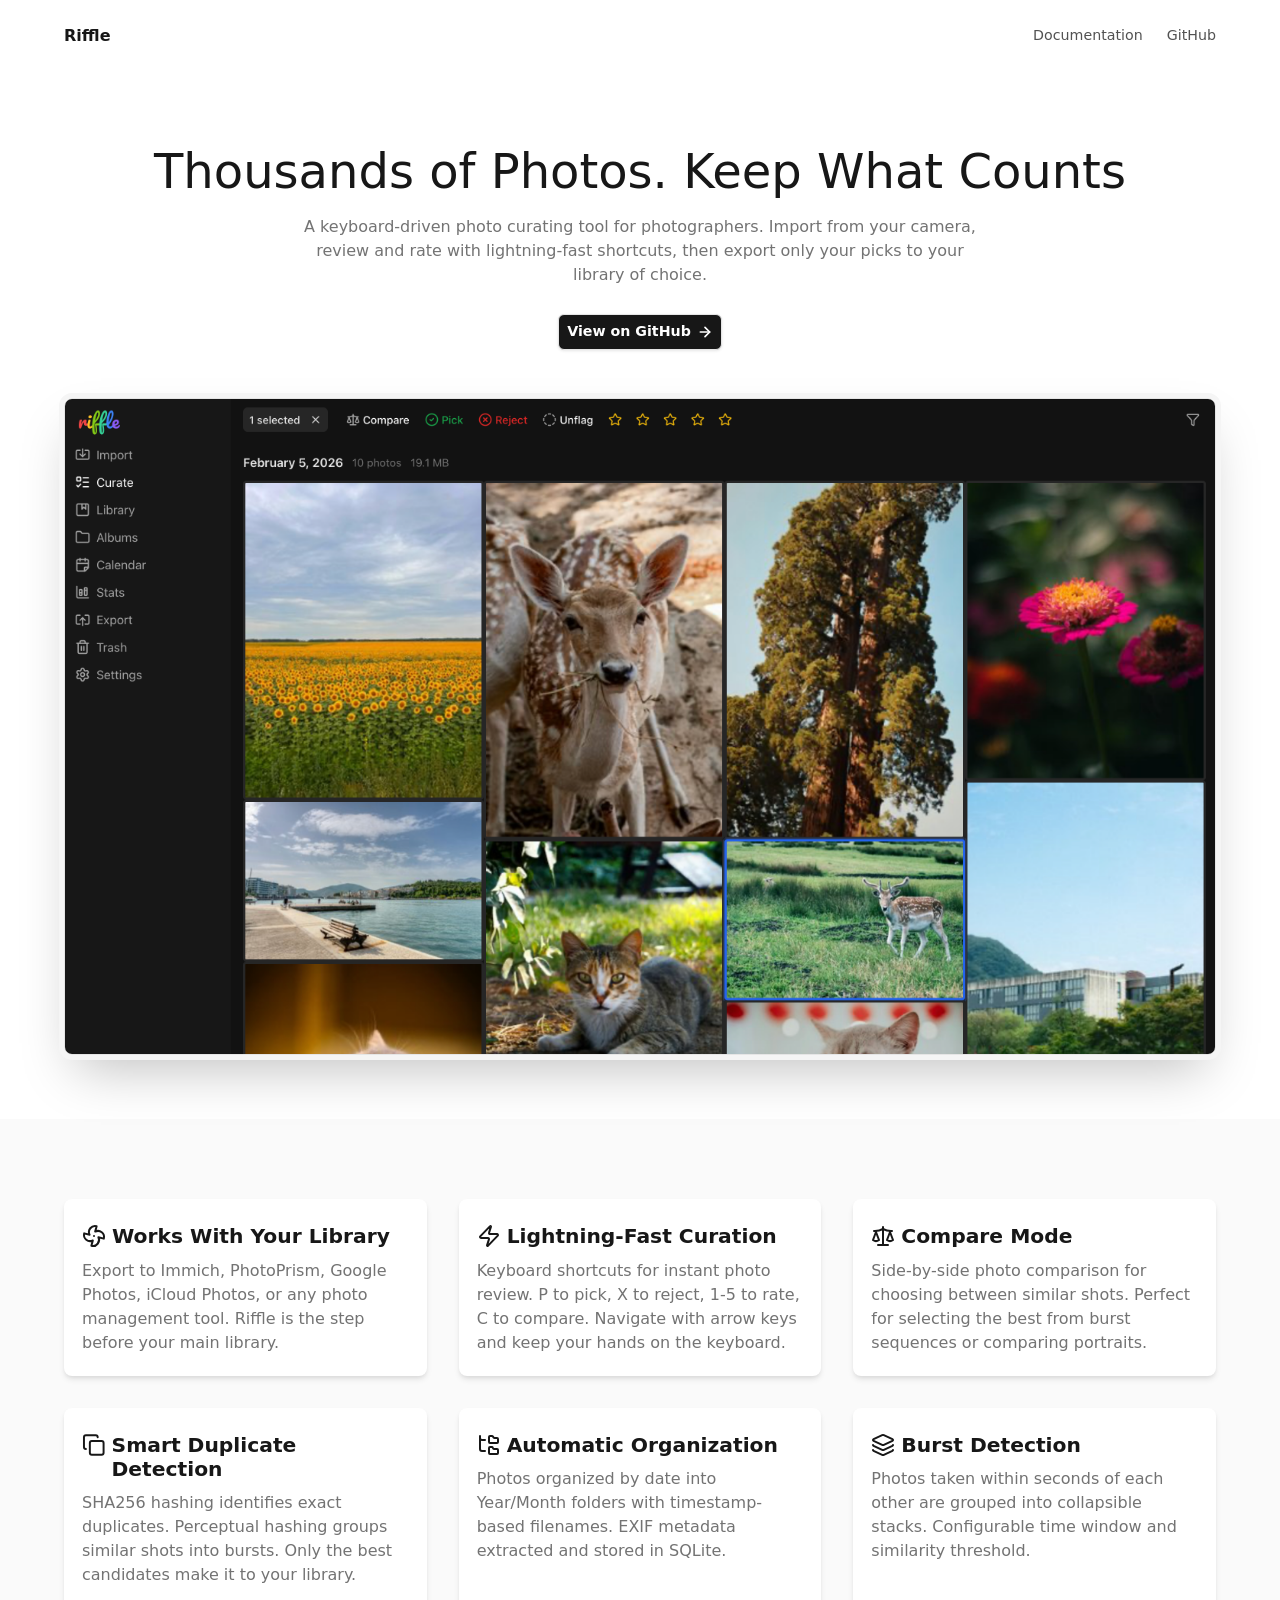
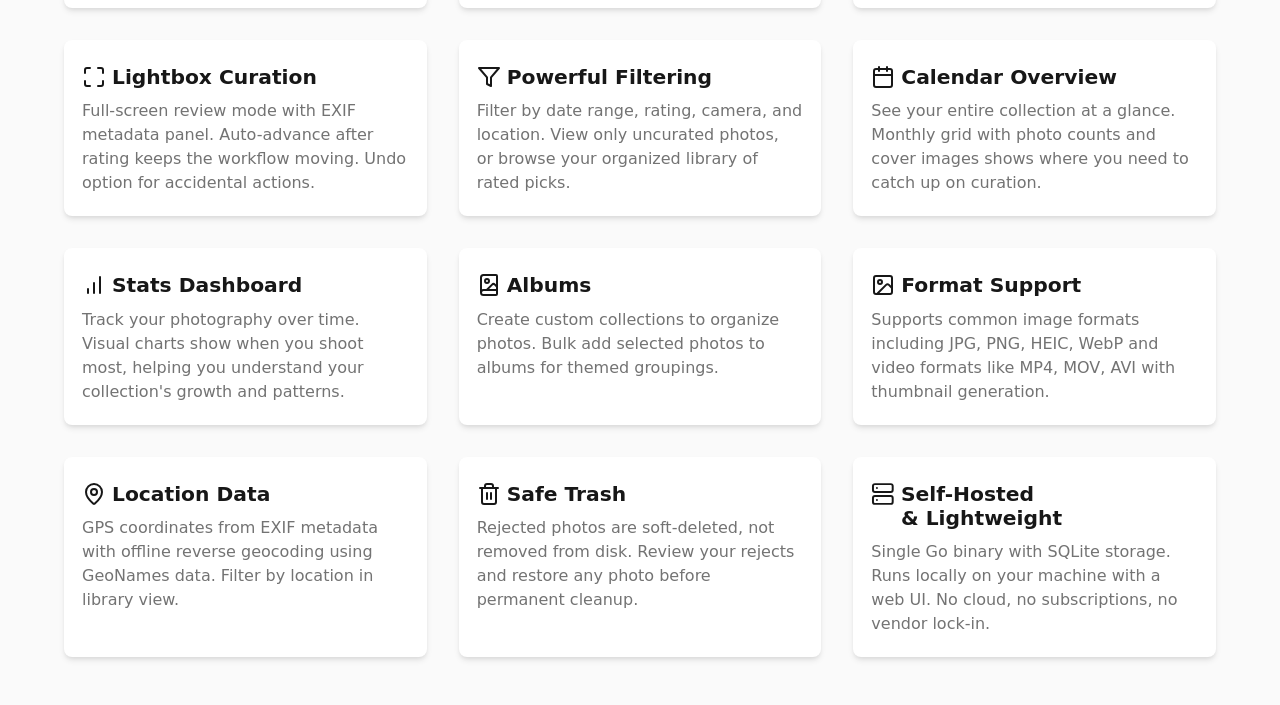
<file: docs/index.html>
<!DOCTYPE html>
<html lang="en">

<head>
    <meta charset="UTF-8">
    <meta name="viewport"
        content="initial-scale=1, viewport-fit=cover, width=device-width, maximum-scale=1.0, minimum-scale=1.0, user-scalable=no">
    <title>Riffle</title>
    <meta name="description"
        content="A fast, keyboard-driven photo curating tool. Import, review, rate, and export your photos to Immich, PhotoPrism, Google Photos, or iCloud with intelligent duplicate and burst detection.">

    <style>
        /* https: //www.joshwcomeau.com/css/custom-css-reset/ */

        /* 1. Use a more-intuitive box-sizing model */
        *,
        *::before,
        *::after {
            box-sizing: border-box;
        }

        /* 2. Remove default margin */
        * {
            margin: 0;
        }

        body {
            /* 3. Add accessible line-height */
            line-height: 1.5;
            /* 4. Improve text rendering */
            -webkit-font-smoothing: antialiased;
        }

        /* 5. Improve media defaults */
        img,
        picture,
        video,
        canvas,
        svg {
            display: block;
            max-width: 100%;
        }

        /* 6. Inherit fonts for form controls */
        input,
        button,
        textarea,
        select {
            font: inherit;
        }

        /* 7. Avoid text overflows */
        p,
        h1,
        h2,
        h3,
        h4,
        h5,
        h6 {
            overflow-wrap: break-word;
        }

        /* 8. Improve line wrapping */
        p {
            text-wrap: pretty;
        }

        h1,
        h2,
        h3,
        h4,
        h5,
        h6 {
            text-wrap: balance;
        }

        /*
        9. Create a root stacking context
        */
        #root,
        #__next {
            isolation: isolate;
        }

        :root {
            /* https://tailwindcss.com/docs/colors */
            /* https://gist.github.com/guvener/d8952570d5a8be430580b93800519439 */
            --neutral-50: #FAFAFA;
            --neutral-100: #F5F5F5;
            --neutral-200: #E5E5E5;
            --neutral-300: #D4D4D4;
            --neutral-400: #A3A3A3;
            --neutral-500: #737373;
            --neutral-600: #525252;
            --neutral-700: #404040;
            --neutral-800: #262626;
            --neutral-900: #171717;
            --red-600: #DC2626;
            --red-700: #B91C1C;
            --yellow-100: #FEF9C3;
            --yellow-500: #EAB308;

            /* typography */
            /* Major Second */
            --font-scale: 1.125;
            --font-family: ui-sans-serif, system-ui, sans-serif;
            --font-family-code: ui-monospace, monospace;
            /* 1rem * pow(var(--font-scale), 6) */
            --h1: 600 2.027rem/1.2 var(--font-family);
            /* 1rem * pow(var(--font-scale), 5) */
            --h2: 600 1.802rem/1.2 var(--font-family);
            /* 1rem * pow(var(--font-scale), 4) */
            --h3: 600 1.602rem/1.2 var(--font-family);
            /* 1rem * pow(var(--font-scale), 3) */
            --h4: 600 1.424rem/1.2 var(--font-family);
            /* 1rem * pow(var(--font-scale), 2) */
            --h5: 600 1.266rem/1.2 var(--font-family);
            /* 1rem * pow(var(--font-scale), 1) */
            --h6: 600 1.125rem/1.2 var(--font-family);
            /* https://m3.material.io/styles/typography/applying-type */
            --p1: normal 1rem/1.5 var(--font-family);
            /* 1rem / var(--font-scale) */
            --sm: normal 0.889rem/1.4 var(--font-family);
            --code: normal 0.889rem/1.4 var(--font-family-code);

            /* spacing */
            /* https://medium.com/dwarves-design/the-principle-of-spacing-in-ui-design-part-1-3354d0d65e51 */
            --spacing-xs: 6px;
            --spacing-sm: 12px;
            --spacing-md: 24px;
            --spacing-lg: 48px;

            /* elevation */
            --shadow-1: rgba(0, 0, 0, 0.01) 0px 1px 3px 0px, rgba(0, 0, 0, 0.10) 0px 1px 3px 0px;
            --shadow-2: rgba(0, 0, 0, 0.10) 0px 1px 3px 0px, rgba(0, 0, 0, 0.10) 0px 1px 3px 0px;
            /* tailwind #37 https://getcssscan.com/css-box-shadow-examples */
            --shadow-3: rgba(0, 0, 0, 0.1) 0px 4px 6px -1px, rgba(0, 0, 0, 0.06) 0px 2px 4px -1px;
            /* tailwind #38 https://getcssscan.com/css-box-shadow-examples */
            --shadow-4: rgba(0, 0, 0, 0.1) 0px 10px 15px -3px, rgba(0, 0, 0, 0.05) 0px 4px 6px -2px;
            /* tailwind #40 https://getcssscan.com/css-box-shadow-examples */
            --shadow-5: rgba(0, 0, 0, 0.25) 0px 25px 50px -12px;
            --shadow-6: rgba(0, 0, 0, 0.1) 0px -10px 15px -3px;

            /* globals */
            --mobile-navbar-height: 60px;
            --safe-area-bottom: env(safe-area-inset-bottom, 0px);
        }

        * {
            -webkit-font-smoothing: antialiased;
            text-rendering: optimizelegibility;
        }

        html {
            /* 1rem */
            font-size: 16px;
        }

        body {
            font: var(--p1);
            /* https://uxmovement.com/content/why-you-should-never-use-pure-black-for-text-or-backgrounds/ */
            color: #444;
        }

        .container {
            max-width: 1200px;
            margin: 0 auto;
            padding: 0 var(--spacing-md);
        }

        .section {
            padding: var(--spacing-lg) 0;
        }

        .header {
            padding: var(--spacing-md) 0;
        }

        .nav {
            display: flex;
            justify-content: space-between;
            align-items: center;
            opacity: 0;
            transform: translateY(-20px);
            animation: fade-from-top 0.6s ease-out 0.1s forwards;
        }

        @keyframes fade-from-top {
            to {
                opacity: 1;
                transform: translateY(0);
            }
        }

        .logo {
            display: flex;
            align-items: center;
            gap: 8px;
            font: var(--p);
            font-weight: 600;
            color: var(--neutral-900);
            text-decoration: none;
        }

        .nav-links {
            display: flex;
            gap: var(--spacing-md);
            align-items: center;
        }

        .nav-link {
            color: var(--neutral-600);
            text-decoration: none;
            font: var(--sm);
            font-weight: 500;
            transition: color 0.3s ease;
        }

        .nav-link:hover {
            color: var(--neutral-900);
        }

        .hero {
            text-align: center;
            padding: 4rem 0;
        }

        .hero-title {
            color: var(--neutral-900);
            margin-bottom: 8px;
            font-size: 48px;
            font-weight: 400;
        }

        .hero-subtitle {
            font: var(--h4);
            color: var(--neutral-600);
            margin-bottom: var(--spacing-lg);
            max-width: 800px;
            margin-left: auto;
            margin-right: auto;
            font-weight: normal;
        }

        .hero-description {
            font: var(--p1);
            color: var(--neutral-500);
            max-width: 700px;
            margin: 0 auto var(--spacing-md);
        }

        .hero-buttons {
            display: flex;
            gap: var(--spacing-md);
            justify-content: center;
            margin-bottom: var(--spacing-lg);
            opacity: 0;
            transform: translateY(20px);
            animation: fade-from-bottom 0.8s ease-out 0.2s forwards;
        }

        .button {
            display: flex;
            height: 36px;
            align-items: center;
            justify-content: space-between;
            padding: 0 8px;
            border-radius: 6px;
            border: 1px solid var(--neutral-200);
            overflow: hidden;
            font: var(--sm);
            font-weight: 600;
            transition-property: background-color, box-shadow;
            transition-duration: 500ms;
            text-decoration: none;
            box-shadow: var(--shadow-1);
            background-color: #fff;
        }

        .button:hover {
            background-color: var(--neutral-100);
            cursor: pointer;
        }

        .button:active {
            box-shadow: none;
        }

        .button.primary {
            background-color: var(--neutral-900);
            color: white;

            svg {
                margin-left: 6px;
            }
        }

        .button.primary:hover {
            background-color: var(--neutral-700);
        }

        .button.secondary {
            background-color: white;
            color: var(--neutral-900);
        }

        .button.secondary:hover {
            background-color: var(--neutral-50);
        }

        .screenshot {
            margin: 0 auto;
            border: 1px solid var(--neutral-200);
            outline: 5px solid var(--neutral-100);
            border-radius: 8px;
            box-shadow: var(--shadow-5);
            overflow: hidden;
            opacity: 0;
            transform: translateY(30px);
            animation: fade-from-bottom 0.8s ease-out 0.3s forwards;
        }

        @keyframes fade-from-bottom {
            to {
                opacity: 1;
                transform: translateY(0);
            }
        }

        .screenshot img {
            width: 100%;
            height: auto;
            display: block;
        }

        .features {
            background-color: var(--neutral-50);
        }

        .features-grid {
            display: grid;
            grid-template-columns: repeat(auto-fit, minmax(300px, 1fr));
            gap: 32px;
            margin-top: 32px;
        }

        .feature-card {
            background: white;
            padding: 18px;
            border-radius: 8px;
            box-shadow: var(--shadow-3);
        }

        .feature-title {
            color: var(--neutral-900);
            display: flex;

            svg {
                margin-right: 6px;
                ;
            }
        }

        .feature-description {
            color: var(--neutral-500);
        }

        .focus-section {
            text-align: center;
        }

        .section-title {
            font: var(--h2);
            color: var(--neutral-900);
            margin-bottom: var(--spacing-md);
        }

        .section-description {
            color: var(--neutral-700);
            max-width: 800px;
            margin: 0 auto;
        }

        strong {
            font-weight: 600;
        }

        em {
            font-style: italic;
        }

        h1 {
            font: var(--h2);
            margin-bottom: 24px;
        }

        h2 {
            font: var(--h3);
        }

        h3 {
            font: var(--h5);
        }

        h4,
        h5,
        h6 {
            font: var(--h6);
        }

        p,
        blockquote,
        ul,
        li,
        table {
            font: var(--p1);
            padding: 3px 0;
        }

        img {
            width: auto;
            max-width: 100%;
        }

        h1,
        h2,
        h3,
        h4,
        h5,
        h6 {
            padding: 3px 0;
            margin-top: 4px;
            margin-bottom: 4px;
            font-weight: 600;
        }

        code {
            font: var(--code);
            background-color: var(--neutral-50);
            border-radius: 4px;
            padding: 4px 8px;
        }

        pre {
            margin: 4px 0;
            padding: 12px;
            background-color: var(--neutral-50);
            border-radius: 4px;
            overflow: scroll;

            &::-webkit-scrollbar {
                display: none;
            }

            font: var(--code);
            line-height: 24px;
        }

        blockquote {
            border-left: 3px solid var(--neutral-700);
            padding-left: 10px;
            margin: 10px 4px;
        }

        ul {
            padding-left: 20px;
        }

        ul>li>ul {
            padding-top: 0;
            padding-bottom: 0;
        }

        li>ul>li {
            padding-bottom: 0;
        }

        ul.contains-task-list {
            padding-left: 0;
        }

        li.task-list-item {
            list-style-type: none;
        }

        table {
            width: 100%;
            border-collapse: collapse;
            margin: 24px 0;
        }

        table,
        th,
        td {
            border: 1px solid var(--neutral-200);
            padding: 5px 15px;
            width: max-content;
        }

        th {
            text-align: left;
        }

        hr {
            margin-top: 24px;
            margin-bottom: 24px;
            border: 1px solid var(--neutral-100);
        }

        s {
            color: var(--neutral-400);
        }

        mark {
            background: var(--yellow-100);
            border-radius: 4px;
            padding: 2px;
        }

        @media (max-width: 768px) {
            .nav-links {
                gap: var(--spacing-sm);
            }

            .hero-title {
                font-size: 40px;
            }

            .features-grid {
                grid-template-columns: 1fr;
            }
        }
    </style>
</head>

<body>
    <header class="header">
        <nav class="nav container">
            <a href="/riffle" class="logo">Riffle</a>
            <div class="nav-links">
                <a href="/riffle/documentation" class="nav-link">Documentation</a>
                <a href="https://github.com/sheshbabu/riffle" class="nav-link">GitHub</a>
            </div>
        </nav>
    </header>

    <main>
        <section class="hero section">
            <div class="container">
                <h1 class="hero-title">Thousands of Photos. Keep What Counts</h1>
                <p class="hero-description">
                    A keyboard-driven photo curating tool for photographers. Import from your camera, review and rate
                    with lightning-fast shortcuts, then export only your picks to your library of choice.
                </p>

                <div class="hero-buttons">
                    <a href="https://github.com/sheshbabu/riffle" class="button primary" target="_blank">View on GitHub
                        <svg xmlns="http://www.w3.org/2000/svg" width="16" height="16" viewBox="0 0 24 24" fill="none"
                            stroke="currentColor" stroke-width="2.5" stroke-linecap="round" stroke-linejoin="round"
                            class="lucide lucide-arrow-right-icon lucide-arrow-right">
                            <path d="M5 12h14" />
                            <path d="m12 5 7 7-7 7" />
                        </svg>
                    </a>
                </div>

                <div class="screenshot">
                    <img src="screenshot.png" />
                </div>
            </div>
        </section>

        <section class="features section">
            <div class="container">
                <div class="features-grid">
                    <div class="feature-card">
                        <h3 class="feature-title">
                            <svg xmlns="http://www.w3.org/2000/svg" width="24" height="24" viewBox="0 0 24 24"
                                fill="none" stroke="currentColor" stroke-width="2" stroke-linecap="round"
                                stroke-linejoin="round" class="lucide lucide-fan-icon lucide-fan">
                                <path
                                    d="M10.827 16.379a6.082 6.082 0 0 1-8.618-7.002l5.412 1.45a6.082 6.082 0 0 1 7.002-8.618l-1.45 5.412a6.082 6.082 0 0 1 8.618 7.002l-5.412-1.45a6.082 6.082 0 0 1-7.002 8.618l1.45-5.412Z" />
                                <path d="M12 12v.01" />
                            </svg>
                            Works With Your Library
                        </h3>
                        <p class="feature-description">
                            Export to Immich, PhotoPrism, Google Photos, iCloud Photos, or any photo management tool.
                            Riffle is the step before your main library.
                        </p>
                    </div>

                    <div class="feature-card">
                        <h3 class="feature-title">
                            <svg xmlns="http://www.w3.org/2000/svg" width="24" height="24" viewBox="0 0 24 24"
                                fill="none" stroke="currentColor" stroke-width="2" stroke-linecap="round"
                                stroke-linejoin="round" class="lucide lucide-zap-icon lucide-zap">
                                <path
                                    d="M4 14a1 1 0 0 1-.78-1.63l9.9-10.2a.5.5 0 0 1 .86.46l-1.92 6.02A1 1 0 0 0 13 10h7a1 1 0 0 1 .78 1.63l-9.9 10.2a.5.5 0 0 1-.86-.46l1.92-6.02A1 1 0 0 0 11 14z" />
                            </svg>
                            Lightning-Fast Curation
                        </h3>
                        <p class="feature-description">
                            Keyboard shortcuts for instant photo review. P to pick, X to reject, 1-5 to rate, C to
                            compare. Navigate
                            with arrow keys and keep your hands on the keyboard.
                        </p>
                    </div>

                    <div class="feature-card">
                        <h3 class="feature-title">
                            <svg xmlns="http://www.w3.org/2000/svg" width="24" height="24" viewBox="0 0 24 24"
                                fill="none" stroke="currentColor" stroke-width="2" stroke-linecap="round"
                                stroke-linejoin="round" class="lucide lucide-scale-icon lucide-scale">
                                <path d="M12 3v18" />
                                <path d="m19 8 3 8a5 5 0 0 1-6 0zV7" />
                                <path d="M3 7h1a17 17 0 0 0 8-2 17 17 0 0 0 8 2h1" />
                                <path d="m5 8 3 8a5 5 0 0 1-6 0zV7" />
                                <path d="M7 21h10" />
                            </svg>
                            Compare Mode
                        </h3>
                        <p class="feature-description">
                            Side-by-side photo comparison for choosing between similar shots. Perfect for selecting the
                            best from burst sequences or comparing portraits.
                        </p>
                    </div>

                    <div class="feature-card">
                        <h3 class="feature-title">
                            <svg xmlns="http://www.w3.org/2000/svg" width="24" height="24" viewBox="0 0 24 24"
                                fill="none" stroke="currentColor" stroke-width="2" stroke-linecap="round"
                                stroke-linejoin="round" class="lucide lucide-copy-icon lucide-copy">
                                <rect width="14" height="14" x="8" y="8" rx="2" ry="2" />
                                <path d="M4 16c-1.1 0-2-.9-2-2V4c0-1.1.9-2 2-2h10c1.1 0 2 .9 2 2" />
                            </svg>
                            Smart Duplicate Detection
                        </h3>
                        <p class="feature-description">
                            SHA256 hashing identifies exact duplicates. Perceptual hashing groups similar shots into
                            bursts. Only the best candidates make it to your library.
                        </p>
                    </div>

                    <div class="feature-card">
                        <h3 class="feature-title">
                            <svg xmlns="http://www.w3.org/2000/svg" width="24" height="24" viewBox="0 0 24 24"
                                fill="none" stroke="currentColor" stroke-width="2" stroke-linecap="round"
                                stroke-linejoin="round" class="lucide lucide-folder-tree-icon lucide-folder-tree">
                                <path
                                    d="M20 10a1 1 0 0 0 1-1V6a1 1 0 0 0-1-1h-2.5a1 1 0 0 1-.8-.4l-.9-1.2A1 1 0 0 0 15 3h-2a1 1 0 0 0-1 1v5a1 1 0 0 0 1 1Z" />
                                <path
                                    d="M20 21a1 1 0 0 0 1-1v-3a1 1 0 0 0-1-1h-2.9a1 1 0 0 1-.88-.55l-.42-.85a1 1 0 0 0-.92-.6H13a1 1 0 0 0-1 1v5a1 1 0 0 0 1 1Z" />
                                <path d="M3 5a2 2 0 0 0 2 2h3" />
                                <path d="M3 3v13a2 2 0 0 0 2 2h3" />
                            </svg>
                            Automatic Organization
                        </h3>
                        <p class="feature-description">
                            Photos organized by date into Year/Month folders with timestamp-based filenames. EXIF
                            metadata extracted and stored in SQLite.
                        </p>
                    </div>

                    <div class="feature-card">
                        <h3 class="feature-title">
                            <svg xmlns="http://www.w3.org/2000/svg" width="24" height="24" viewBox="0 0 24 24"
                                fill="none" stroke="currentColor" stroke-width="2" stroke-linecap="round"
                                stroke-linejoin="round" class="lucide lucide-layers-icon lucide-layers">
                                <path
                                    d="M12.83 2.18a2 2 0 0 0-1.66 0L2.6 6.08a1 1 0 0 0 0 1.83l8.58 3.91a2 2 0 0 0 1.66 0l8.58-3.9a1 1 0 0 0 0-1.83z" />
                                <path d="M2 12a1 1 0 0 0 .58.91l8.6 3.91a2 2 0 0 0 1.65 0l8.58-3.9A1 1 0 0 0 22 12" />
                                <path d="M2 17a1 1 0 0 0 .58.91l8.6 3.91a2 2 0 0 0 1.65 0l8.58-3.9A1 1 0 0 0 22 17" />
                            </svg>
                            Burst Detection
                        </h3>
                        <p class="feature-description">
                            Photos taken within seconds of each other are grouped into collapsible stacks. Configurable
                            time window and similarity threshold.
                        </p>
                    </div>

                    <div class="feature-card">
                        <h3 class="feature-title">
                            <svg xmlns="http://www.w3.org/2000/svg" width="24" height="24" viewBox="0 0 24 24"
                                fill="none" stroke="currentColor" stroke-width="2" stroke-linecap="round"
                                stroke-linejoin="round" class="lucide lucide-maximize-icon lucide-maximize">
                                <path d="M8 3H5a2 2 0 0 0-2 2v3" />
                                <path d="M21 8V5a2 2 0 0 0-2-2h-3" />
                                <path d="M3 16v3a2 2 0 0 0 2 2h3" />
                                <path d="M16 21h3a2 2 0 0 0 2-2v-3" />
                            </svg>
                            Lightbox Curation
                        </h3>
                        <p class="feature-description">
                            Full-screen review mode with EXIF metadata panel. Auto-advance after rating keeps the
                            workflow moving. Undo option for accidental actions.
                        </p>
                    </div>

                    <div class="feature-card">
                        <h3 class="feature-title">
                            <svg xmlns="http://www.w3.org/2000/svg" width="24" height="24" viewBox="0 0 24 24"
                                fill="none" stroke="currentColor" stroke-width="2" stroke-linecap="round"
                                stroke-linejoin="round" class="lucide lucide-filter-icon lucide-filter">
                                <polygon points="22 3 2 3 10 12.46 10 19 14 21 14 12.46 22 3" />
                            </svg>
                            Powerful Filtering
                        </h3>
                        <p class="feature-description">
                            Filter by date range, rating, camera, and location. View only uncurated photos, or browse
                            your organized library of rated picks.
                        </p>
                    </div>

                    <div class="feature-card">
                        <h3 class="feature-title">
                            <svg xmlns="http://www.w3.org/2000/svg" width="24" height="24" viewBox="0 0 24 24"
                                fill="none" stroke="currentColor" stroke-width="2" stroke-linecap="round"
                                stroke-linejoin="round" class="lucide lucide-calendar-icon lucide-calendar">
                                <path d="M8 2v4" />
                                <path d="M16 2v4" />
                                <rect width="18" height="18" x="3" y="4" rx="2" />
                                <path d="M3 10h18" />
                            </svg>
                            Calendar Overview
                        </h3>
                        <p class="feature-description">
                            See your entire collection at a glance. Monthly grid with photo counts and cover images
                            shows where you need to catch up on curation.
                        </p>
                    </div>

                    <div class="feature-card">
                        <h3 class="feature-title">
                            <svg xmlns="http://www.w3.org/2000/svg" width="24" height="24" viewBox="0 0 24 24"
                                fill="none" stroke="currentColor" stroke-width="2" stroke-linecap="round"
                                stroke-linejoin="round" class="lucide lucide-bar-chart-icon lucide-bar-chart">
                                <line x1="12" x2="12" y1="20" y2="10" />
                                <line x1="18" x2="18" y1="20" y2="4" />
                                <line x1="6" x2="6" y1="20" y2="16" />
                            </svg>
                            Stats Dashboard
                        </h3>
                        <p class="feature-description">
                            Track your photography over time. Visual charts show when you shoot most, helping you
                            understand your collection's growth and patterns.
                        </p>
                    </div>

                    <div class="feature-card">
                        <h3 class="feature-title">
                            <svg xmlns="http://www.w3.org/2000/svg" width="24" height="24" viewBox="0 0 24 24"
                                fill="none" stroke="currentColor" stroke-width="2" stroke-linecap="round"
                                stroke-linejoin="round" class="lucide lucide-book-image-icon lucide-book-image">
                                <path
                                    d="M4 19.5v-15A2.5 2.5 0 0 1 6.5 2H19a1 1 0 0 1 1 1v18a1 1 0 0 1-1 1H6.5a1 1 0 0 1 0-5H20" />
                                <circle cx="10" cy="8" r="2" />
                                <path d="m20 13.7-2.1-2.1a2 2 0 0 0-2.8 0L9.7 17" />
                            </svg>
                            Albums
                        </h3>
                        <p class="feature-description">
                            Create custom collections to organize photos. Bulk add selected photos to albums for themed
                            groupings.
                        </p>
                    </div>

                    <div class="feature-card">
                        <h3 class="feature-title">
                            <svg xmlns="http://www.w3.org/2000/svg" width="24" height="24" viewBox="0 0 24 24"
                                fill="none" stroke="currentColor" stroke-width="2" stroke-linecap="round"
                                stroke-linejoin="round" class="lucide lucide-image-icon lucide-image">
                                <rect width="18" height="18" x="3" y="3" rx="2" ry="2" />
                                <circle cx="9" cy="9" r="2" />
                                <path d="m21 15-3.086-3.086a2 2 0 0 0-2.828 0L6 21" />
                            </svg>
                            Format Support
                        </h3>
                        <p class="feature-description">
                            Supports common image formats including JPG, PNG, HEIC, WebP and video formats like MP4,
                            MOV, AVI with thumbnail generation.
                        </p>
                    </div>

                    <div class="feature-card">
                        <h3 class="feature-title">
                            <svg xmlns="http://www.w3.org/2000/svg" width="24" height="24" viewBox="0 0 24 24"
                                fill="none" stroke="currentColor" stroke-width="2" stroke-linecap="round"
                                stroke-linejoin="round" class="lucide lucide-map-pin-icon lucide-map-pin">
                                <path
                                    d="M20 10c0 4.993-5.539 10.193-7.399 11.799a1 1 0 0 1-1.202 0C9.539 20.193 4 14.993 4 10a8 8 0 0 1 16 0" />
                                <circle cx="12" cy="10" r="3" />
                            </svg>
                            Location Data
                        </h3>
                        <p class="feature-description">
                            GPS coordinates from EXIF metadata with offline reverse geocoding using GeoNames data.
                            Filter by location in library view.
                        </p>
                    </div>

                    <div class="feature-card">
                        <h3 class="feature-title">
                            <svg xmlns="http://www.w3.org/2000/svg" width="24" height="24" viewBox="0 0 24 24"
                                fill="none" stroke="currentColor" stroke-width="2" stroke-linecap="round"
                                stroke-linejoin="round" class="lucide lucide-trash-2-icon lucide-trash-2">
                                <path d="M3 6h18" />
                                <path d="M19 6v14c0 1-1 2-2 2H7c-1 0-2-1-2-2V6" />
                                <path d="M8 6V4c0-1 1-2 2-2h4c1 0 2 1 2 2v2" />
                                <line x1="10" x2="10" y1="11" y2="17" />
                                <line x1="14" x2="14" y1="11" y2="17" />
                            </svg>
                            Safe Trash
                        </h3>
                        <p class="feature-description">
                            Rejected photos are soft-deleted, not removed from disk. Review your rejects and restore
                            any photo before permanent cleanup.
                        </p>
                    </div>

                    <div class="feature-card">
                        <h3 class="feature-title">
                            <svg xmlns="http://www.w3.org/2000/svg" width="24" height="24" viewBox="0 0 24 24"
                                fill="none" stroke="currentColor" stroke-width="2" stroke-linecap="round"
                                stroke-linejoin="round" class="lucide lucide-server-icon lucide-server">
                                <rect width="20" height="8" x="2" y="2" rx="2" ry="2" />
                                <rect width="20" height="8" x="2" y="14" rx="2" ry="2" />
                                <line x1="6" x2="6.01" y1="6" y2="6" />
                                <line x1="6" x2="6.01" y1="18" y2="18" />
                            </svg>
                            Self-Hosted & Lightweight
                        </h3>
                        <p class="feature-description">
                            Single Go binary with SQLite storage. Runs locally on your machine with a web UI.
                            No cloud, no subscriptions, no vendor lock-in.
                        </p>
                    </div>

                </div>
            </div>
        </section>
    </main>

</body>

</html>
</file>
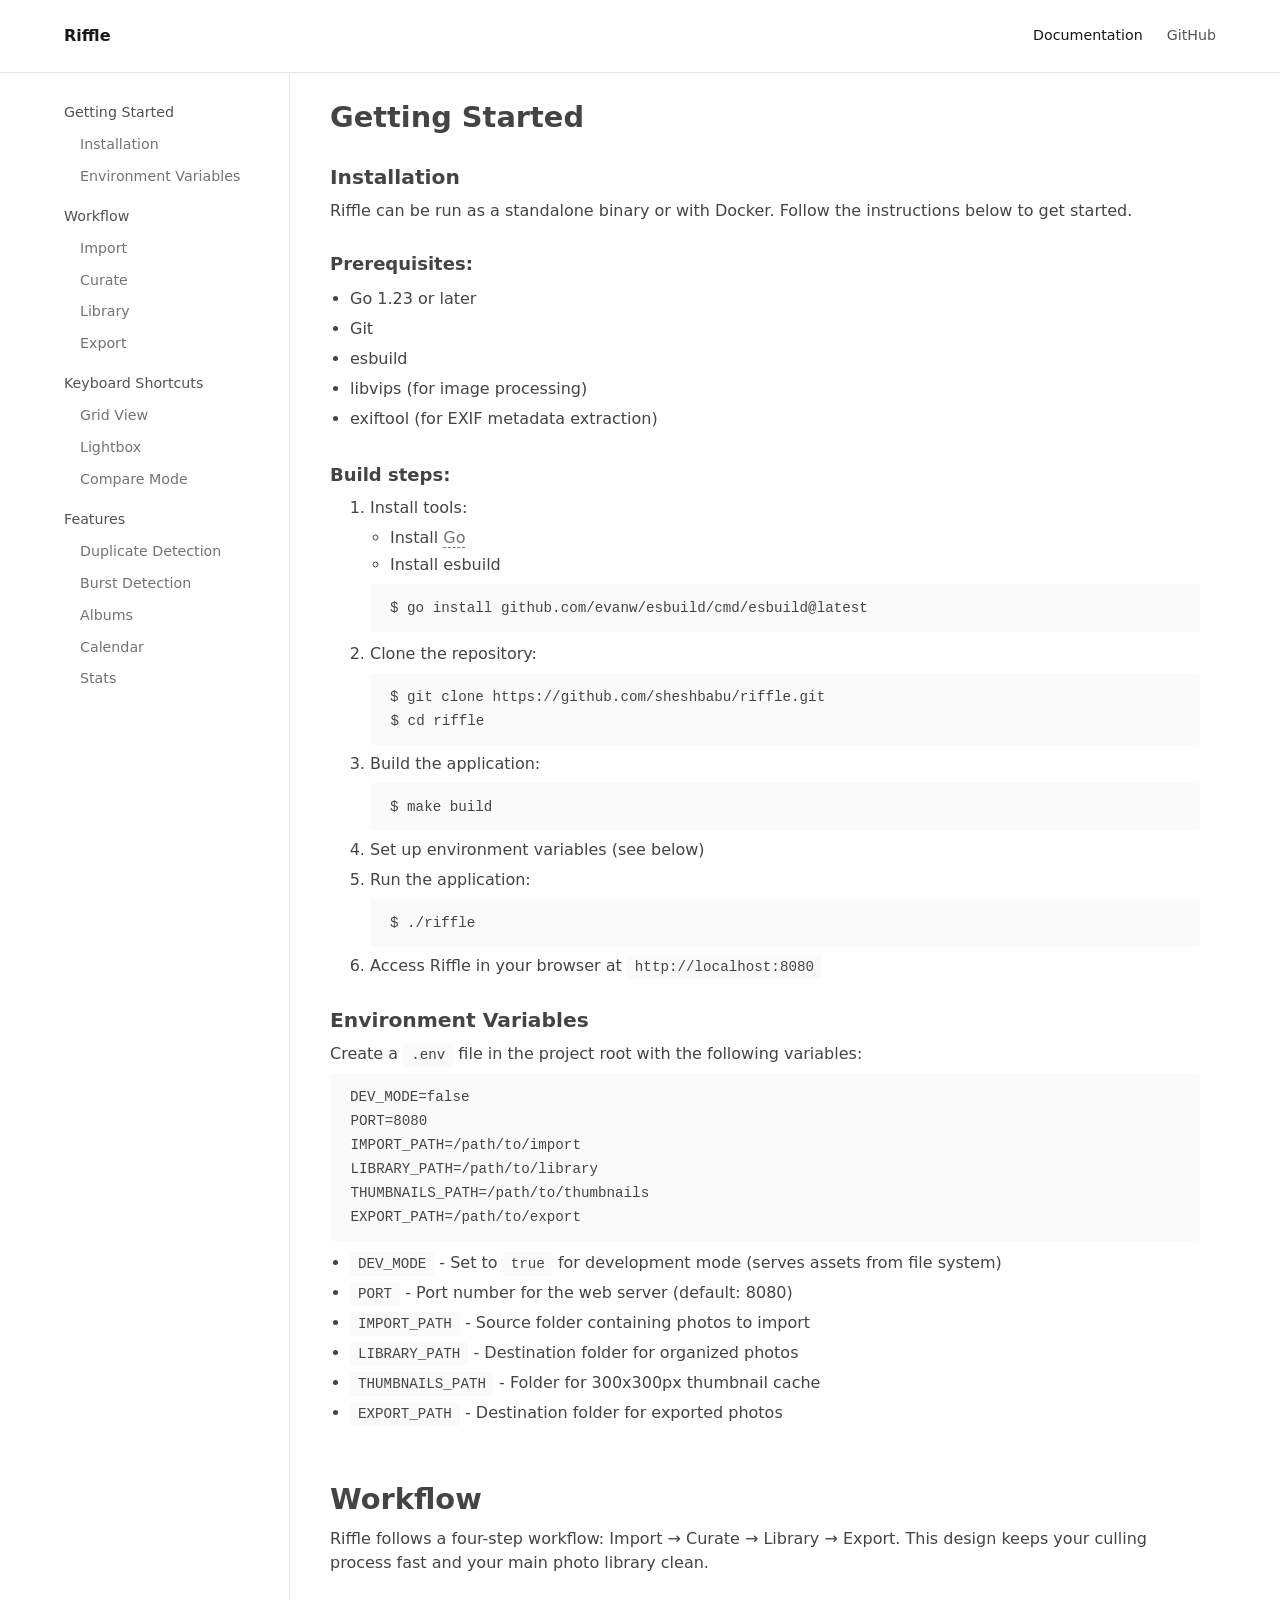
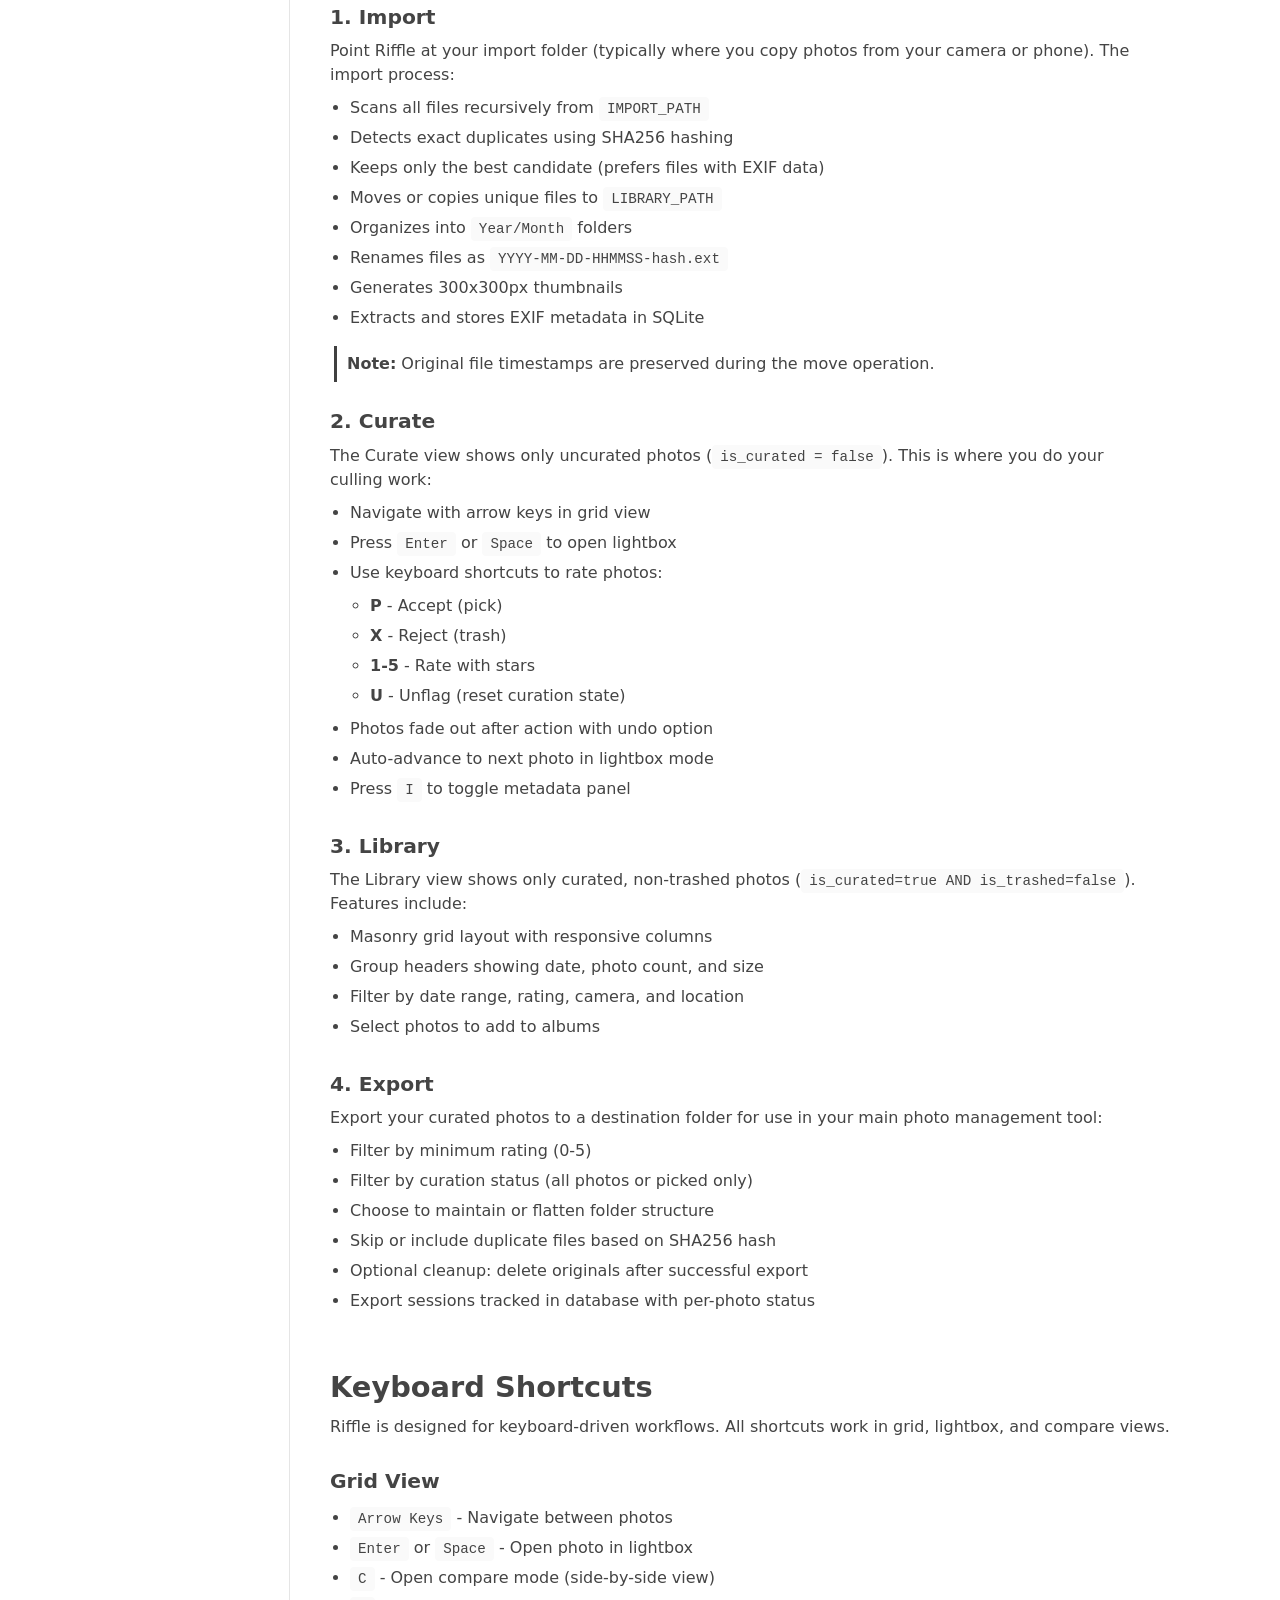
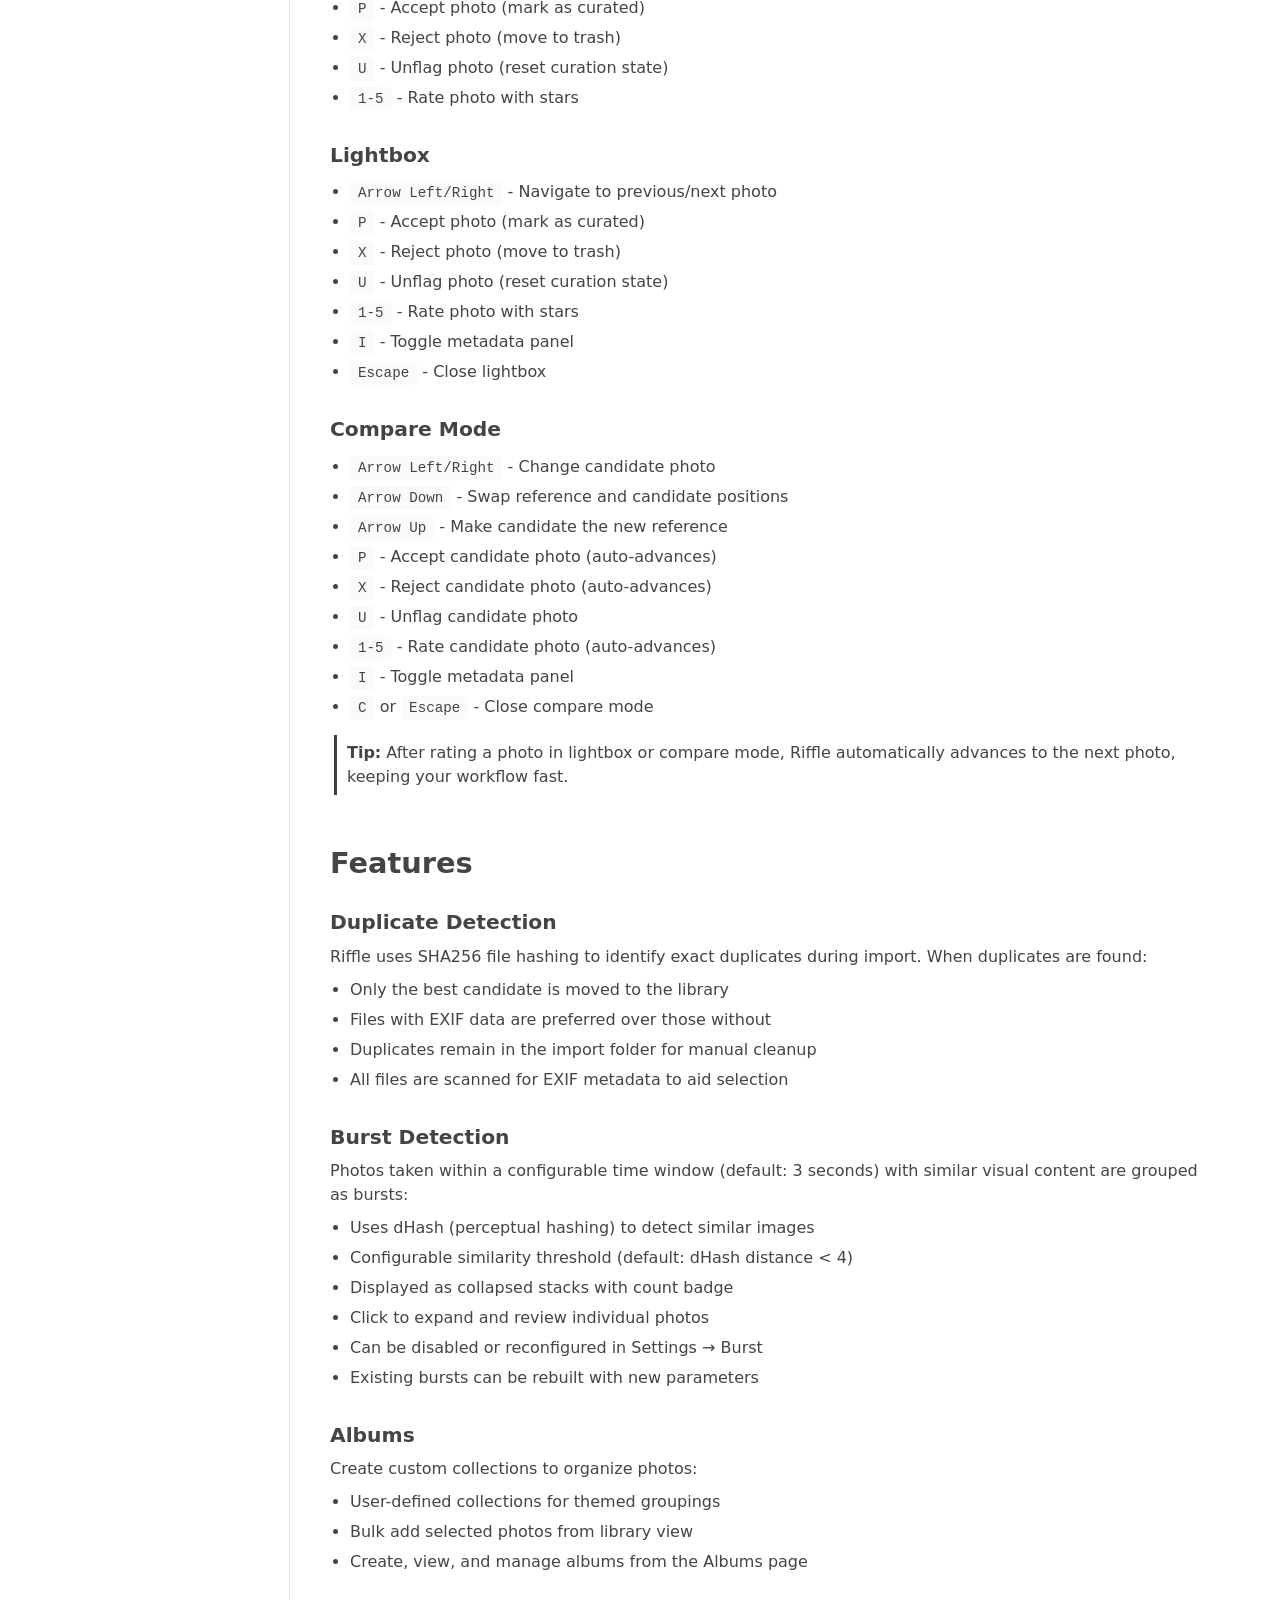
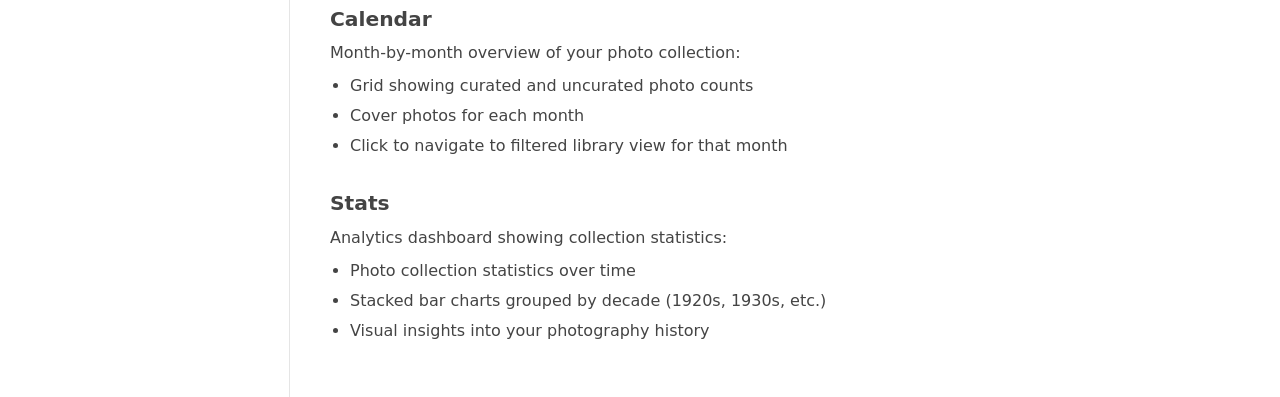
<file: docs/documentation.html>
<!DOCTYPE html>
<html lang="en">

<head>
    <meta charset="UTF-8">
    <meta name="viewport"
        content="initial-scale=1, viewport-fit=cover, width=device-width, maximum-scale=1.0, minimum-scale=1.0, user-scalable=no">
    <title>Riffle Documentation</title>
    <meta name="description"
        content="A fast, keyboard-driven photo culling tool. Import, review, rate, and export your photos to your main library with intelligent duplicate and burst detection.">

    <style>
        /* https: //www.joshwcomeau.com/css/custom-css-reset/ */

        /* 1. Use a more-intuitive box-sizing model */
        *,
        *::before,
        *::after {
            box-sizing: border-box;
        }

        /* 2. Remove default margin */
        * {
            margin: 0;
        }

        body {
            /* 3. Add accessible line-height */
            line-height: 1.5;
            /* 4. Improve text rendering */
            -webkit-font-smoothing: antialiased;
        }

        /* 5. Improve media defaults */
        img,
        picture,
        video,
        canvas,
        svg {
            display: block;
            max-width: 100%;
        }

        /* 6. Inherit fonts for form controls */
        input,
        button,
        textarea,
        select {
            font: inherit;
        }

        /* 7. Avoid text overflows */
        p,
        h1,
        h2,
        h3,
        h4,
        h5,
        h6 {
            overflow-wrap: break-word;
        }

        /* 8. Improve line wrapping */
        p {
            text-wrap: pretty;
        }

        h1,
        h2,
        h3,
        h4,
        h5,
        h6 {
            text-wrap: balance;
        }

        /*
        9. Create a root stacking context
        */
        #root,
        #__next {
            isolation: isolate;
        }

        :root {
            /* https://tailwindcss.com/docs/colors */
            /* https://gist.github.com/guvener/d8952570d5a8be430580b93800519439 */
            --neutral-50: #FAFAFA;
            --neutral-100: #F5F5F5;
            --neutral-200: #E5E5E5;
            --neutral-300: #D4D4D4;
            --neutral-400: #A3A3A3;
            --neutral-500: #737373;
            --neutral-600: #525252;
            --neutral-700: #404040;
            --neutral-800: #262626;
            --neutral-900: #171717;
            --red-600: #DC2626;
            --red-700: #B91C1C;
            --yellow-100: #FEF9C3;

            /* typography */
            /* Major Second */
            --font-scale: 1.125;
            --font-family: ui-sans-serif, system-ui, sans-serif;
            --font-family-code: ui-monospace, monospace;
            /* 1rem * pow(var(--font-scale), 6) */
            --h1: 600 2.027rem/1.2 var(--font-family);
            /* 1rem * pow(var(--font-scale), 5) */
            --h2: 600 1.802rem/1.2 var(--font-family);
            /* 1rem * pow(var(--font-scale), 4) */
            --h3: 600 1.602rem/1.2 var(--font-family);
            /* 1rem * pow(var(--font-scale), 3) */
            --h4: 600 1.424rem/1.2 var(--font-family);
            /* 1rem * pow(var(--font-scale), 2) */
            --h5: 600 1.266rem/1.2 var(--font-family);
            /* 1rem * pow(var(--font-scale), 1) */
            --h6: 600 1.125rem/1.2 var(--font-family);
            /* https://m3.material.io/styles/typography/applying-type */
            --p1: normal 1rem/1.5 var(--font-family);
            /* 1rem / var(--font-scale) */
            --sm: normal 0.889rem/1.4 var(--font-family);
            --code: normal 0.889rem/1.4 var(--font-family-code);

            /* spacing */
            /* https://medium.com/dwarves-design/the-principle-of-spacing-in-ui-design-part-1-3354d0d65e51 */
            --spacing-xs: 6px;
            --spacing-sm: 12px;
            --spacing-md: 24px;
            --spacing-lg: 48px;

            /* elevation */
            --shadow-1: rgba(0, 0, 0, 0.01) 0px 1px 3px 0px, rgba(0, 0, 0, 0.10) 0px 1px 3px 0px;
            --shadow-2: rgba(0, 0, 0, 0.10) 0px 1px 3px 0px, rgba(0, 0, 0, 0.10) 0px 1px 3px 0px;
            /* tailwind #37 https://getcssscan.com/css-box-shadow-examples */
            --shadow-3: rgba(0, 0, 0, 0.1) 0px 4px 6px -1px, rgba(0, 0, 0, 0.06) 0px 2px 4px -1px;
            /* tailwind #38 https://getcssscan.com/css-box-shadow-examples */
            --shadow-4: rgba(0, 0, 0, 0.1) 0px 10px 15px -3px, rgba(0, 0, 0, 0.05) 0px 4px 6px -2px;
            /* tailwind #40 https://getcssscan.com/css-box-shadow-examples */
            --shadow-5: rgba(0, 0, 0, 0.25) 0px 25px 50px -12px;
            --shadow-6: rgba(0, 0, 0, 0.1) 0px -10px 15px -3px;

            /* globals */
            --mobile-navbar-height: 60px;
            --safe-area-bottom: env(safe-area-inset-bottom, 0px);
            --sidebar-width: 250px;
        }

        * {
            -webkit-font-smoothing: antialiased;
            text-rendering: optimizelegibility;
        }

        html {
            /* 1rem */
            font-size: 16px;
        }

        body {
            font: var(--p1);
            /* https://uxmovement.com/content/why-you-should-never-use-pure-black-for-text-or-backgrounds/ */
            color: #444;
        }

        .container {
            max-width: 1200px;
            margin: 0 auto;
            padding: 0 var(--spacing-md);
        }

        .header {
            padding: var(--spacing-md) 0;
            border-bottom: 1px solid var(--neutral-200);
        }

        .nav {
            display: flex;
            justify-content: space-between;
            align-items: center;
        }

        .logo {
            display: flex;
            align-items: center;
            gap: 8px;
            font: var(--p);
            font-weight: 600;
            color: var(--neutral-900);
            text-decoration: none;
        }

        .nav-links {
            display: flex;
            gap: var(--spacing-md);
            align-items: center;
        }

        .nav-link {
            color: var(--neutral-600);
            text-decoration: none;
            font: var(--sm);
            font-weight: 500;
            transition: color 0.3s ease;
        }

        .nav-link:hover {
            color: var(--neutral-900);
        }

        .nav-link.active {
            color: var(--neutral-900);
            font-weight: 500;
        }

        .content-container {
            display: flex;
            min-height: calc(100vh - 80px);
            max-width: 1200px;
            margin: auto;
        }

        .sidebar {
            position: relative;
            width: var(--sidebar-width);
            background-color: white;
            border-right: 1px solid var(--neutral-200);
        }

        .sidebar-content {
            position: sticky;
            top: var(--spacing-lg);
            padding: var(--spacing-md);
        }

        .sidebar-nav {
            list-style: none;
            padding: 0;
            margin: 0;
        }

        .sidebar-nav>li {
            margin-bottom: 8px;
        }

        .sidebar-nav-item {
            display: block;
            color: var(--neutral-600);
            text-decoration: none;
            padding: var(--spacing-xs) 0;
            font: var(--sm);
            font-weight: 400;
            transition: color 0.2s ease;
            border: none;
            background: none;
        }

        .sidebar-nav-item:hover {
            color: var(--neutral-900);
        }

        .sidebar-nav-sub {
            list-style: none;
            padding: 0;
            margin: 0 16px;
        }

        .sidebar-nav-sub .sidebar-nav-item {
            color: var(--neutral-500);
        }

        .sidebar-nav-sub .sidebar-nav-item:hover {
            color: var(--neutral-700);
        }

        :target {
            scroll-margin-top: 80px;
        }

        .content {
            flex: 1;
            padding: 0 40px;
            max-width: calc(100% - var(--sidebar-width));
        }

        section {
            margin-bottom: var(--spacing-lg);
        }

        .content {

            strong {
                font-weight: 600;
            }

            em {
                font-style: italic;
            }

            h1 {
                font: var(--h2);
                margin-bottom: 24px;
            }

            h2 {
                font: var(--h3);
            }

            h3 {
                font: var(--h5);
            }

            h4,
            h5,
            h6 {
                font: var(--h6);
            }

            p,
            blockquote,
            ul,
            li,
            table {
                font: var(--p1);
                padding: 3px 0;
            }

            a {
                color: var(--neutral-500);
                text-decoration: none;
                border-bottom: 1px dashed var(--neutral-500);
            }

            img {
                width: auto;
                max-width: 100%;
            }

            h1,
            h2,
            h3,
            h4,
            h5,
            h6 {
                padding: 3px 0;
                margin-top: 24px;
                margin-bottom: 4px;
                font-weight: 600;
            }

            code {
                font: var(--code);
                background-color: var(--neutral-50);
                border-radius: 4px;
                padding: 4px 8px;
            }

            pre {
                margin: 4px 0;
                padding: 12px;
                background-color: var(--neutral-50);
                border-radius: 4px;
                overflow: scroll;
                position: relative;

                &::-webkit-scrollbar {
                    display: none;
                }

                font: var(--code);
                line-height: 24px;
            }

            blockquote {
                border-left: 3px solid var(--neutral-700);
                padding-left: 10px;
                margin: 10px 4px;
            }

            ul {
                padding-left: 20px;
            }

            ul>li>ul {
                padding-top: 0;
                padding-bottom: 0;
            }

            li>ul>li {
                padding-bottom: 0;
            }

            ul.contains-task-list {
                padding-left: 0;
            }

            li.task-list-item {
                list-style-type: none;
            }

            table {
                width: 100%;
                border-collapse: collapse;
                margin: 24px 0;
            }

            table,
            th,
            td {
                border: 1px solid var(--neutral-200);
                padding: 5px 15px;
                width: max-content;
            }

            th {
                text-align: left;
            }

            hr {
                margin-top: 24px;
                margin-bottom: 24px;
                border: 1px solid var(--neutral-100);
            }

            s {
                color: var(--neutral-400);
            }

            mark {
                background: var(--yellow-100);
                border-radius: 4px;
                padding: 2px;
            }
        }

        @media (max-width: 1024px) {
            .content-container {
                flex-direction: column;
            }

            .sidebar {
                width: 100%;
                border-right: none;
                border-bottom: 1px solid var(--neutral-200);
                padding: var(--spacing-md);
            }

            .content {
                max-width: 100%;
                padding: var(--spacing-md);
            }
        }

        @media (max-width: 768px) {
            .nav-links {
                gap: var(--spacing-sm);
            }

            .sidebar-content {
                padding: 0;
            }

            .content {
                padding: var(--spacing-md);
            }
        }
    </style>
</head>

<body>
    <header class="header">
        <nav class="nav container">
            <a href="/riffle" class="logo">Riffle</a>
            <div class="nav-links">
                <a href="/riffle/documentation" class="nav-link active">Documentation</a>
                <a href="https://github.com/sheshbabu/riffle" class="nav-link">GitHub</a>
            </div>
        </nav>
    </header>

    <div class="content-container">
        <aside class="sidebar">
            <div class="sidebar-content">
                <ul class="sidebar-nav">
                    <li>
                        <a href="#getting-started" class="sidebar-nav-item">Getting Started</a>
                        <ul class="sidebar-nav-sub">
                            <li><a href="#installation" class="sidebar-nav-item">Installation</a></li>
                            <li><a href="#environment-variables" class="sidebar-nav-item">Environment Variables</a></li>
                        </ul>
                    </li>
                    <li>
                        <a href="#workflow" class="sidebar-nav-item">Workflow</a>
                        <ul class="sidebar-nav-sub">
                            <li><a href="#import" class="sidebar-nav-item">Import</a></li>
                            <li><a href="#curate" class="sidebar-nav-item">Curate</a></li>
                            <li><a href="#library" class="sidebar-nav-item">Library</a></li>
                            <li><a href="#export" class="sidebar-nav-item">Export</a></li>
                        </ul>
                    </li>
                    <li>
                        <a href="#keyboard-shortcuts" class="sidebar-nav-item">Keyboard Shortcuts</a>
                        <ul class="sidebar-nav-sub">
                            <li><a href="#grid-shortcuts" class="sidebar-nav-item">Grid View</a></li>
                            <li><a href="#lightbox-shortcuts" class="sidebar-nav-item">Lightbox</a></li>
                            <li><a href="#compare-shortcuts" class="sidebar-nav-item">Compare Mode</a></li>
                        </ul>
                    </li>
                    <li>
                        <a href="#features" class="sidebar-nav-item">Features</a>
                        <ul class="sidebar-nav-sub">
                            <li><a href="#duplicate-detection" class="sidebar-nav-item">Duplicate Detection</a></li>
                            <li><a href="#burst-detection" class="sidebar-nav-item">Burst Detection</a></li>
                            <li><a href="#albums" class="sidebar-nav-item">Albums</a></li>
                            <li><a href="#calendar" class="sidebar-nav-item">Calendar</a></li>
                            <li><a href="#stats" class="sidebar-nav-item">Stats</a></li>
                        </ul>
                    </li>
                </ul>
            </div>
        </aside>

        <main class="content">
            <section id="getting-started">
                <h1>Getting Started</h1>

                <h3 id="installation">Installation</h3>
                <p>
                    Riffle can be run as a standalone binary or with Docker. Follow the instructions below to get
                    started.
                </p>

                <h4>Prerequisites:</h4>
                <ul>
                    <li>Go 1.23 or later</li>
                    <li>Git</li>
                    <li>esbuild</li>
                    <li>libvips (for image processing)</li>
                    <li>exiftool (for EXIF metadata extraction)</li>
                </ul>

                <h4>Build steps:</h4>
                <ol>
                    <li>Install tools:
                        <ul>
                            <li>Install <a href="https://go.dev/doc/install">Go</a></li>
                            <li>Install esbuild</li>
                        </ul>
                        <pre><code>$ go install github.com/evanw/esbuild/cmd/esbuild@latest</code></pre>
                    </li>
                </ol>

                <ol start="2">
                    <li>Clone the repository:</li>
                    <pre><code>$ git clone https://github.com/sheshbabu/riffle.git
 $ cd riffle</code></pre>
                </ol>

                <ol start="3">
                    <li>Build the application:</li>
                    <pre><code>$ make build</code></pre>
                </ol>

                <ol start="4">
                    <li>Set up environment variables (see below)</li>
                </ol>

                <ol start="5">
                    <li>Run the application:</li>
                    <pre><code>$ ./riffle</code></pre>
                </ol>

                <ol start="6">
                    <li>Access Riffle in your browser at <code>http://localhost:8080</code></li>
                </ol>

                <h3 id="environment-variables">Environment Variables</h3>
                <p>
                    Create a <code>.env</code> file in the project root with the following variables:
                </p>

                <pre><code>DEV_MODE=false
 PORT=8080
 IMPORT_PATH=/path/to/import
 LIBRARY_PATH=/path/to/library
 THUMBNAILS_PATH=/path/to/thumbnails
 EXPORT_PATH=/path/to/export</code></pre>

                <ul>
                    <li><code>DEV_MODE</code> - Set to <code>true</code> for development mode (serves assets from file
                        system)</li>
                    <li><code>PORT</code> - Port number for the web server (default: 8080)</li>
                    <li><code>IMPORT_PATH</code> - Source folder containing photos to import</li>
                    <li><code>LIBRARY_PATH</code> - Destination folder for organized photos</li>
                    <li><code>THUMBNAILS_PATH</code> - Folder for 300x300px thumbnail cache</li>
                    <li><code>EXPORT_PATH</code> - Destination folder for exported photos</li>
                </ul>
            </section>

            <section id="workflow">
                <h1>Workflow</h1>

                <p>
                    Riffle follows a four-step workflow: Import → Curate → Library → Export. This design keeps your
                    culling process fast and your main photo library clean.
                </p>

                <h3 id="import">1. Import</h3>
                <p>
                    Point Riffle at your import folder (typically where you copy photos from your camera or phone). The
                    import process:
                </p>

                <ul>
                    <li>Scans all files recursively from <code>IMPORT_PATH</code></li>
                    <li>Detects exact duplicates using SHA256 hashing</li>
                    <li>Keeps only the best candidate (prefers files with EXIF data)</li>
                    <li>Moves or copies unique files to <code>LIBRARY_PATH</code></li>
                    <li>Organizes into <code>Year/Month</code> folders</li>
                    <li>Renames files as <code>YYYY-MM-DD-HHMMSS-hash.ext</code></li>
                    <li>Generates 300x300px thumbnails</li>
                    <li>Extracts and stores EXIF metadata in SQLite</li>
                </ul>

                <blockquote>
                    <p><strong>Note:</strong> Original file timestamps are preserved during the move operation.</p>
                </blockquote>

                <h3 id="curate">2. Curate</h3>
                <p>
                    The Curate view shows only uncurated photos (<code>is_curated = false</code>). This is where you do
                    your culling work:
                </p>

                <ul>
                    <li>Navigate with arrow keys in grid view</li>
                    <li>Press <code>Enter</code> or <code>Space</code> to open lightbox</li>
                    <li>Use keyboard shortcuts to rate photos:</li>
                    <ul>
                        <li><strong>P</strong> - Accept (pick)</li>
                        <li><strong>X</strong> - Reject (trash)</li>
                        <li><strong>1-5</strong> - Rate with stars</li>
                        <li><strong>U</strong> - Unflag (reset curation state)</li>
                    </ul>
                    <li>Photos fade out after action with undo option</li>
                    <li>Auto-advance to next photo in lightbox mode</li>
                    <li>Press <code>I</code> to toggle metadata panel</li>
                </ul>

                <h3 id="library">3. Library</h3>
                <p>
                    The Library view shows only curated, non-trashed photos
                    (<code>is_curated=true AND is_trashed=false</code>). Features include:
                </p>

                <ul>
                    <li>Masonry grid layout with responsive columns</li>
                    <li>Group headers showing date, photo count, and size</li>
                    <li>Filter by date range, rating, camera, and location</li>
                    <li>Select photos to add to albums</li>
                </ul>

                <h3 id="export">4. Export</h3>
                <p>
                    Export your curated photos to a destination folder for use in your main photo management tool:
                </p>

                <ul>
                    <li>Filter by minimum rating (0-5)</li>
                    <li>Filter by curation status (all photos or picked only)</li>
                    <li>Choose to maintain or flatten folder structure</li>
                    <li>Skip or include duplicate files based on SHA256 hash</li>
                    <li>Optional cleanup: delete originals after successful export</li>
                    <li>Export sessions tracked in database with per-photo status</li>
                </ul>
            </section>

            <section id="keyboard-shortcuts">
                <h1>Keyboard Shortcuts</h1>

                <p>
                    Riffle is designed for keyboard-driven workflows. All shortcuts work in grid, lightbox, and compare
                    views.
                </p>

                <h3 id="grid-shortcuts">Grid View</h3>
                <ul>
                    <li><code>Arrow Keys</code> - Navigate between photos</li>
                    <li><code>Enter</code> or <code>Space</code> - Open photo in lightbox</li>
                    <li><code>C</code> - Open compare mode (side-by-side view)</li>
                    <li><code>P</code> - Accept photo (mark as curated)</li>
                    <li><code>X</code> - Reject photo (move to trash)</li>
                    <li><code>U</code> - Unflag photo (reset curation state)</li>
                    <li><code>1-5</code> - Rate photo with stars</li>
                </ul>

                <h3 id="lightbox-shortcuts">Lightbox</h3>
                <ul>
                    <li><code>Arrow Left/Right</code> - Navigate to previous/next photo</li>
                    <li><code>P</code> - Accept photo (mark as curated)</li>
                    <li><code>X</code> - Reject photo (move to trash)</li>
                    <li><code>U</code> - Unflag photo (reset curation state)</li>
                    <li><code>1-5</code> - Rate photo with stars</li>
                    <li><code>I</code> - Toggle metadata panel</li>
                    <li><code>Escape</code> - Close lightbox</li>
                </ul>

                <h3 id="compare-shortcuts">Compare Mode</h3>
                <ul>
                    <li><code>Arrow Left/Right</code> - Change candidate photo</li>
                    <li><code>Arrow Down</code> - Swap reference and candidate positions</li>
                    <li><code>Arrow Up</code> - Make candidate the new reference</li>
                    <li><code>P</code> - Accept candidate photo (auto-advances)</li>
                    <li><code>X</code> - Reject candidate photo (auto-advances)</li>
                    <li><code>U</code> - Unflag candidate photo</li>
                    <li><code>1-5</code> - Rate candidate photo (auto-advances)</li>
                    <li><code>I</code> - Toggle metadata panel</li>
                    <li><code>C</code> or <code>Escape</code> - Close compare mode</li>
                </ul>

                <blockquote>
                    <p><strong>Tip:</strong> After rating a photo in lightbox or compare mode, Riffle automatically advances to the
                        next photo, keeping your workflow fast.</p>
                </blockquote>
            </section>

            <section id="features">
                <h1>Features</h1>

                <h3 id="duplicate-detection">Duplicate Detection</h3>
                <p>
                    Riffle uses SHA256 file hashing to identify exact duplicates during import. When duplicates are
                    found:
                </p>

                <ul>
                    <li>Only the best candidate is moved to the library</li>
                    <li>Files with EXIF data are preferred over those without</li>
                    <li>Duplicates remain in the import folder for manual cleanup</li>
                    <li>All files are scanned for EXIF metadata to aid selection</li>
                </ul>

                <h3 id="burst-detection">Burst Detection</h3>
                <p>
                    Photos taken within a configurable time window (default: 3 seconds) with similar visual content are
                    grouped as bursts:
                </p>

                <ul>
                    <li>Uses dHash (perceptual hashing) to detect similar images</li>
                    <li>Configurable similarity threshold (default: dHash distance &lt; 4)</li>
                    <li>Displayed as collapsed stacks with count badge</li>
                    <li>Click to expand and review individual photos</li>
                    <li>Can be disabled or reconfigured in Settings → Burst</li>
                    <li>Existing bursts can be rebuilt with new parameters</li>
                </ul>

                <h3 id="albums">Albums</h3>
                <p>
                    Create custom collections to organize photos:
                </p>

                <ul>
                    <li>User-defined collections for themed groupings</li>
                    <li>Bulk add selected photos from library view</li>
                    <li>Create, view, and manage albums from the Albums page</li>
                </ul>

                <h3 id="calendar">Calendar</h3>
                <p>
                    Month-by-month overview of your photo collection:
                </p>

                <ul>
                    <li>Grid showing curated and uncurated photo counts</li>
                    <li>Cover photos for each month</li>
                    <li>Click to navigate to filtered library view for that month</li>
                </ul>

                <h3 id="stats">Stats</h3>
                <p>
                    Analytics dashboard showing collection statistics:
                </p>

                <ul>
                    <li>Photo collection statistics over time</li>
                    <li>Stacked bar charts grouped by decade (1920s, 1930s, etc.)</li>
                    <li>Visual insights into your photography history</li>
                </ul>
            </section>

        </main>
    </div>

</body>

</html>
</file>
